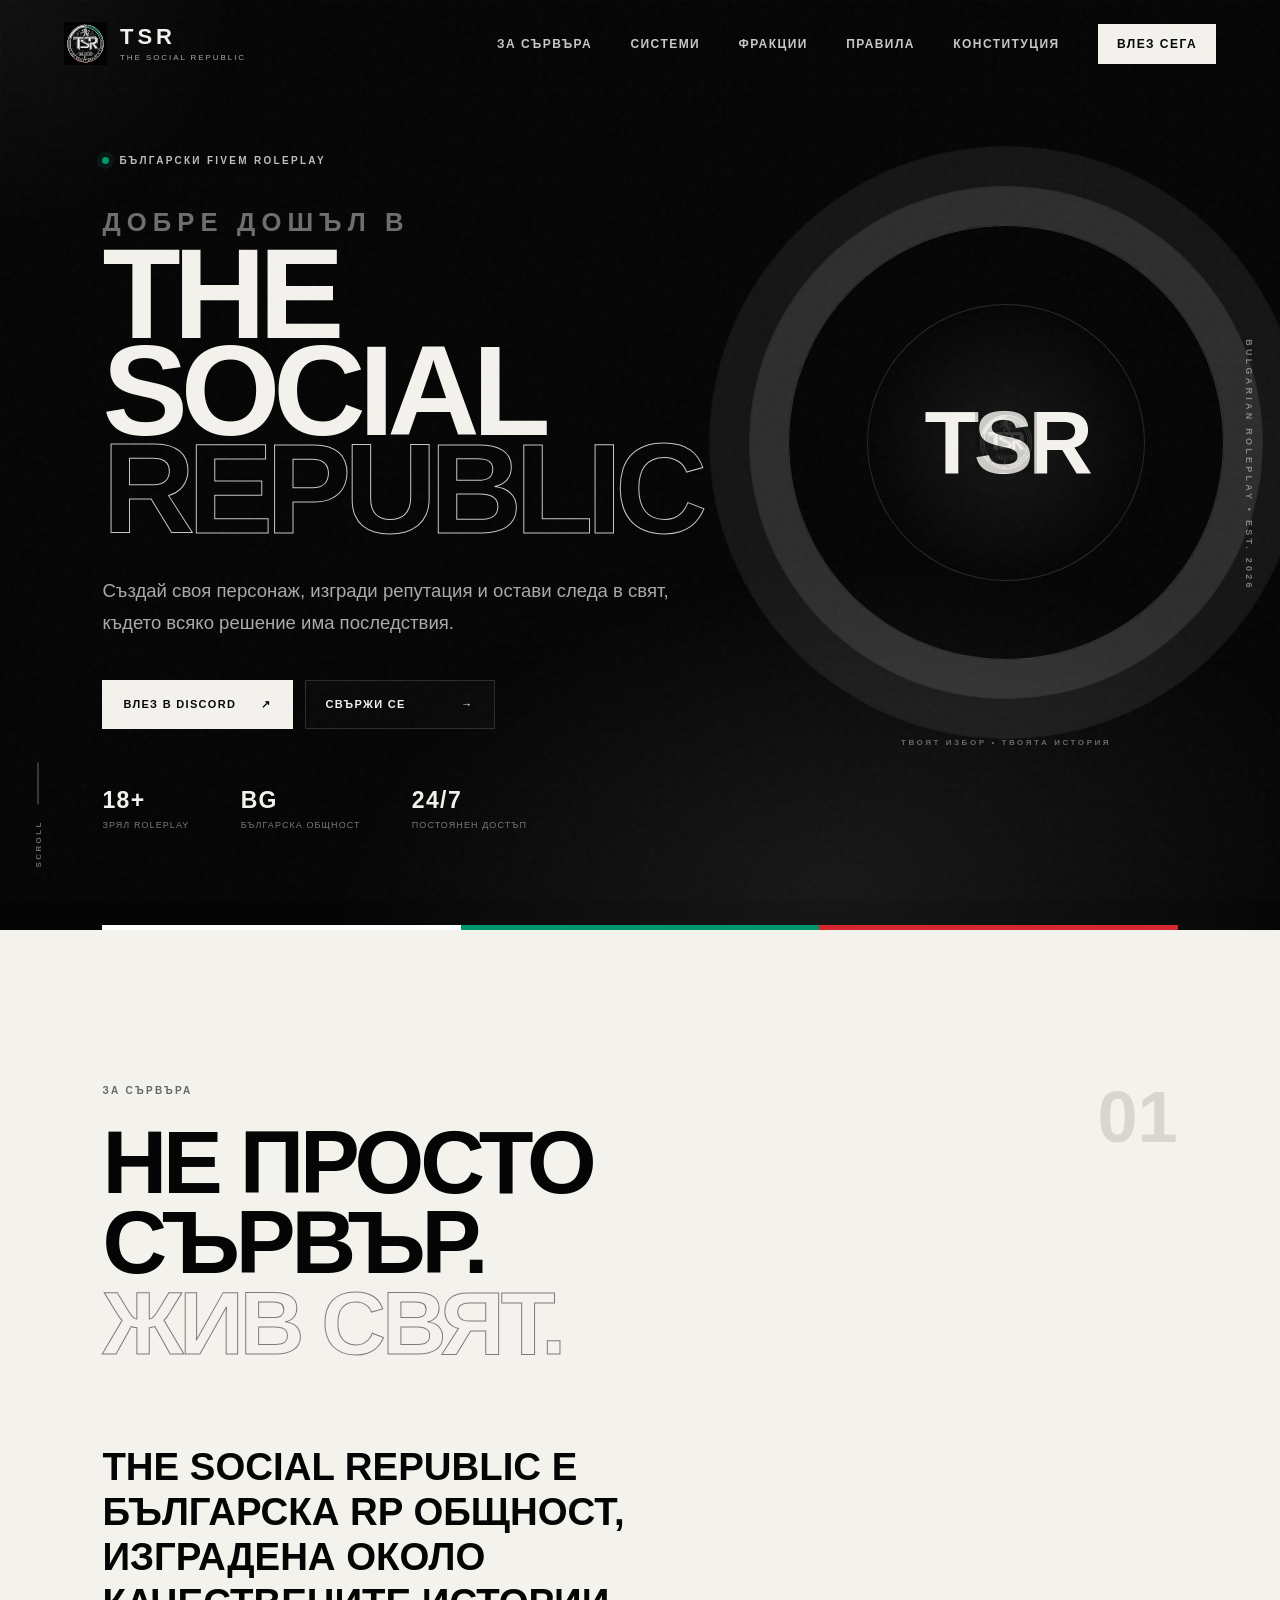
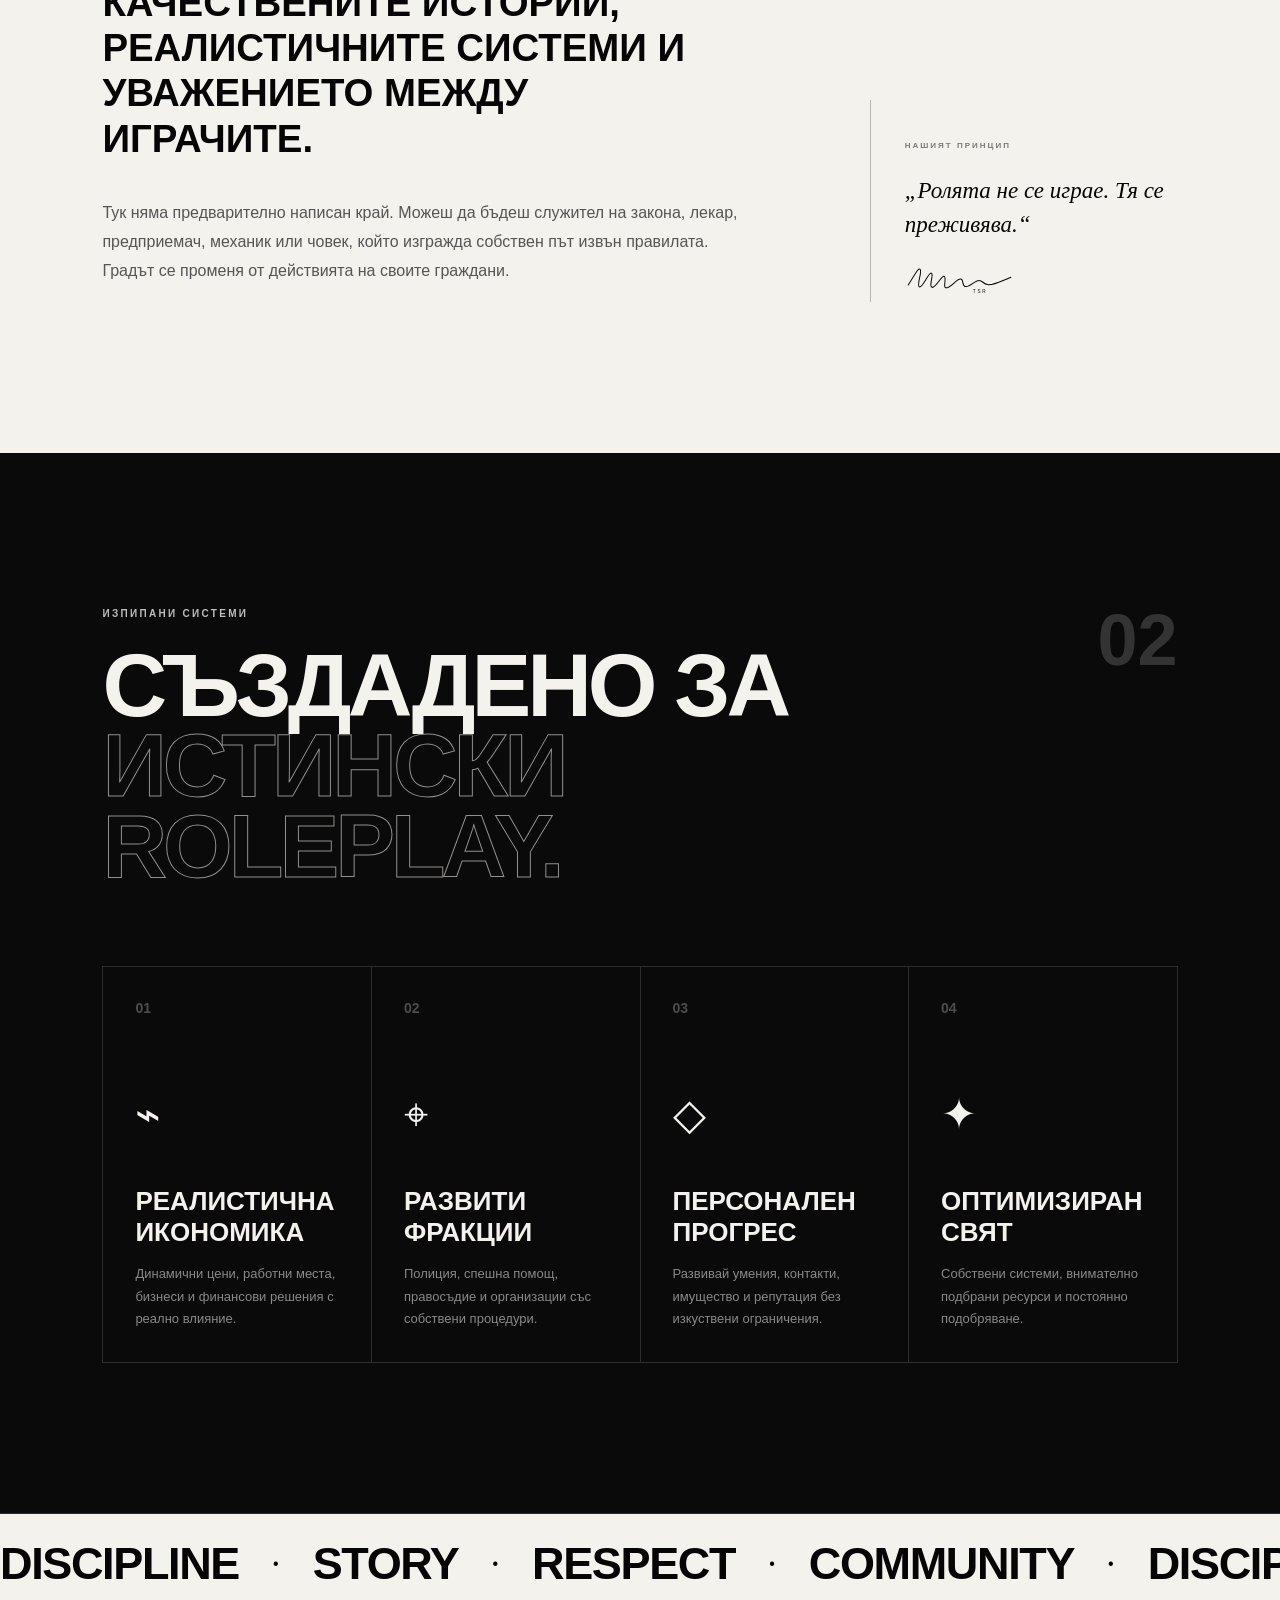
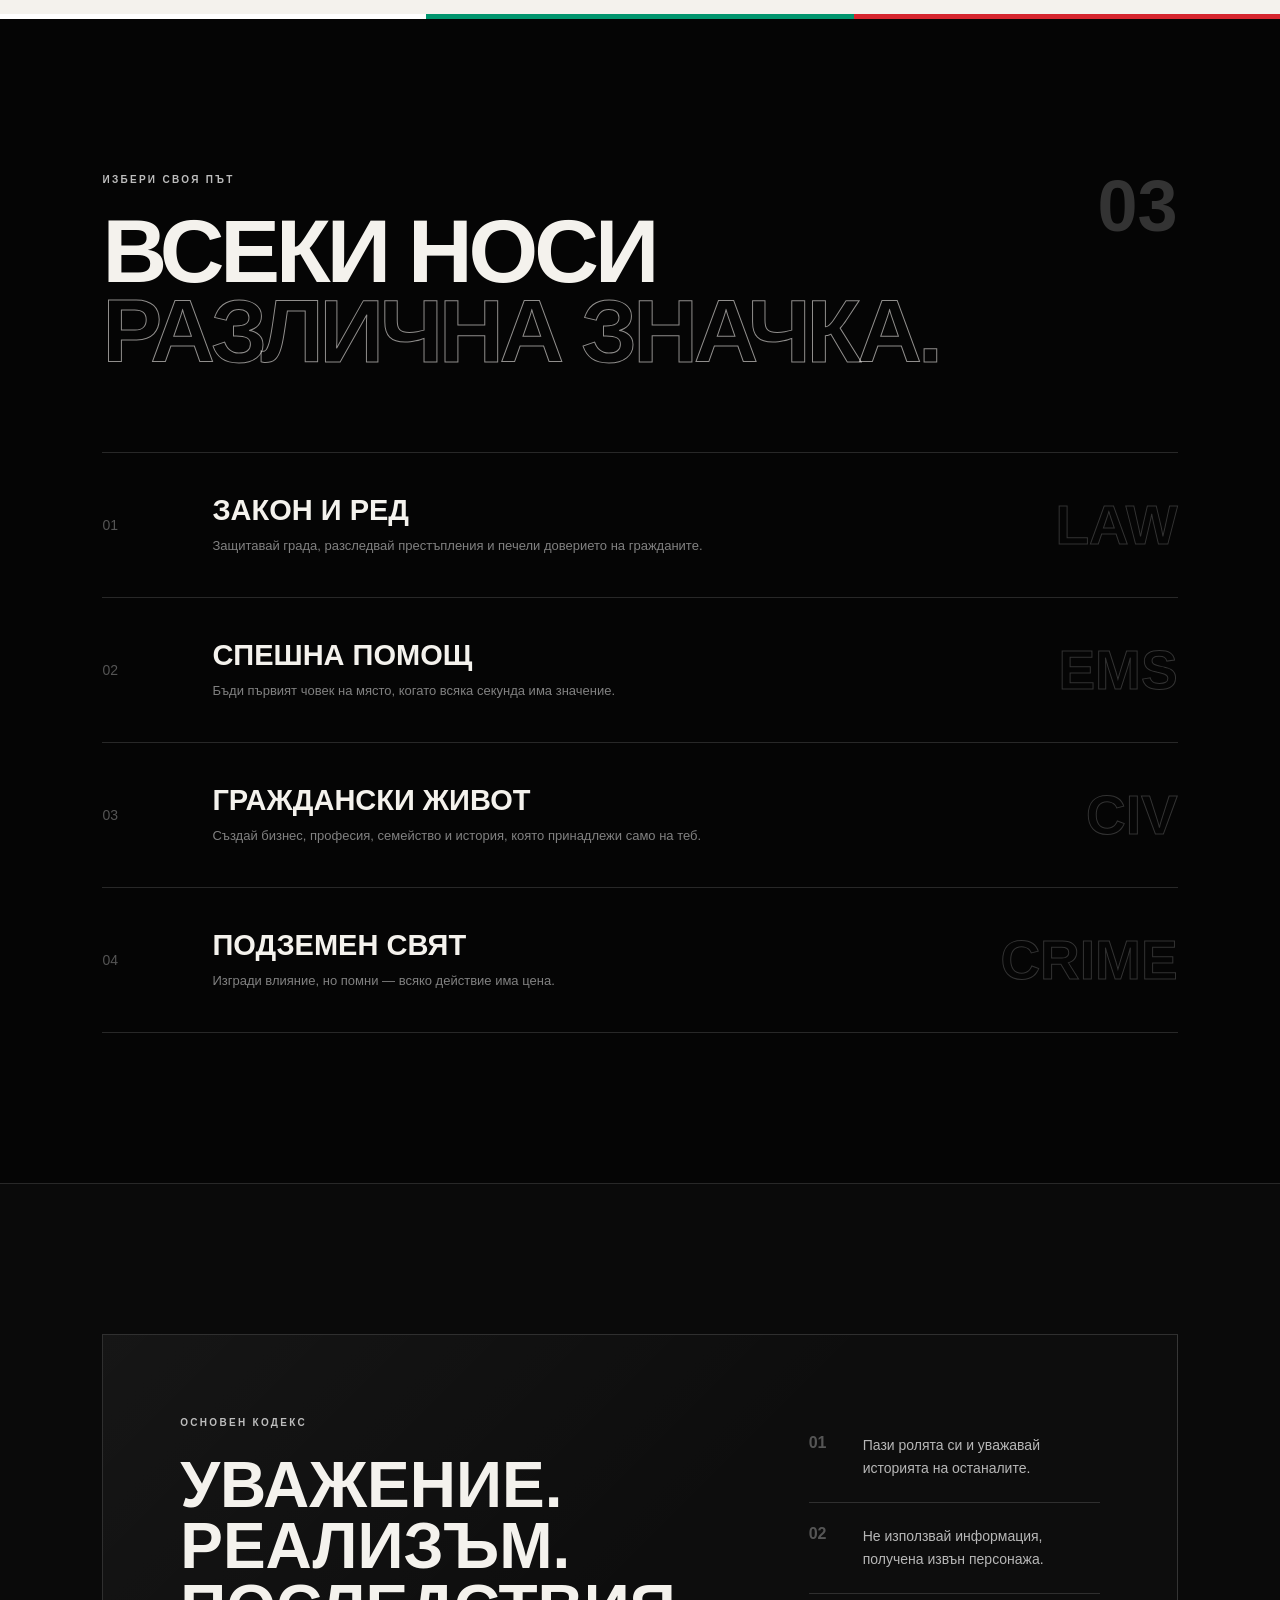
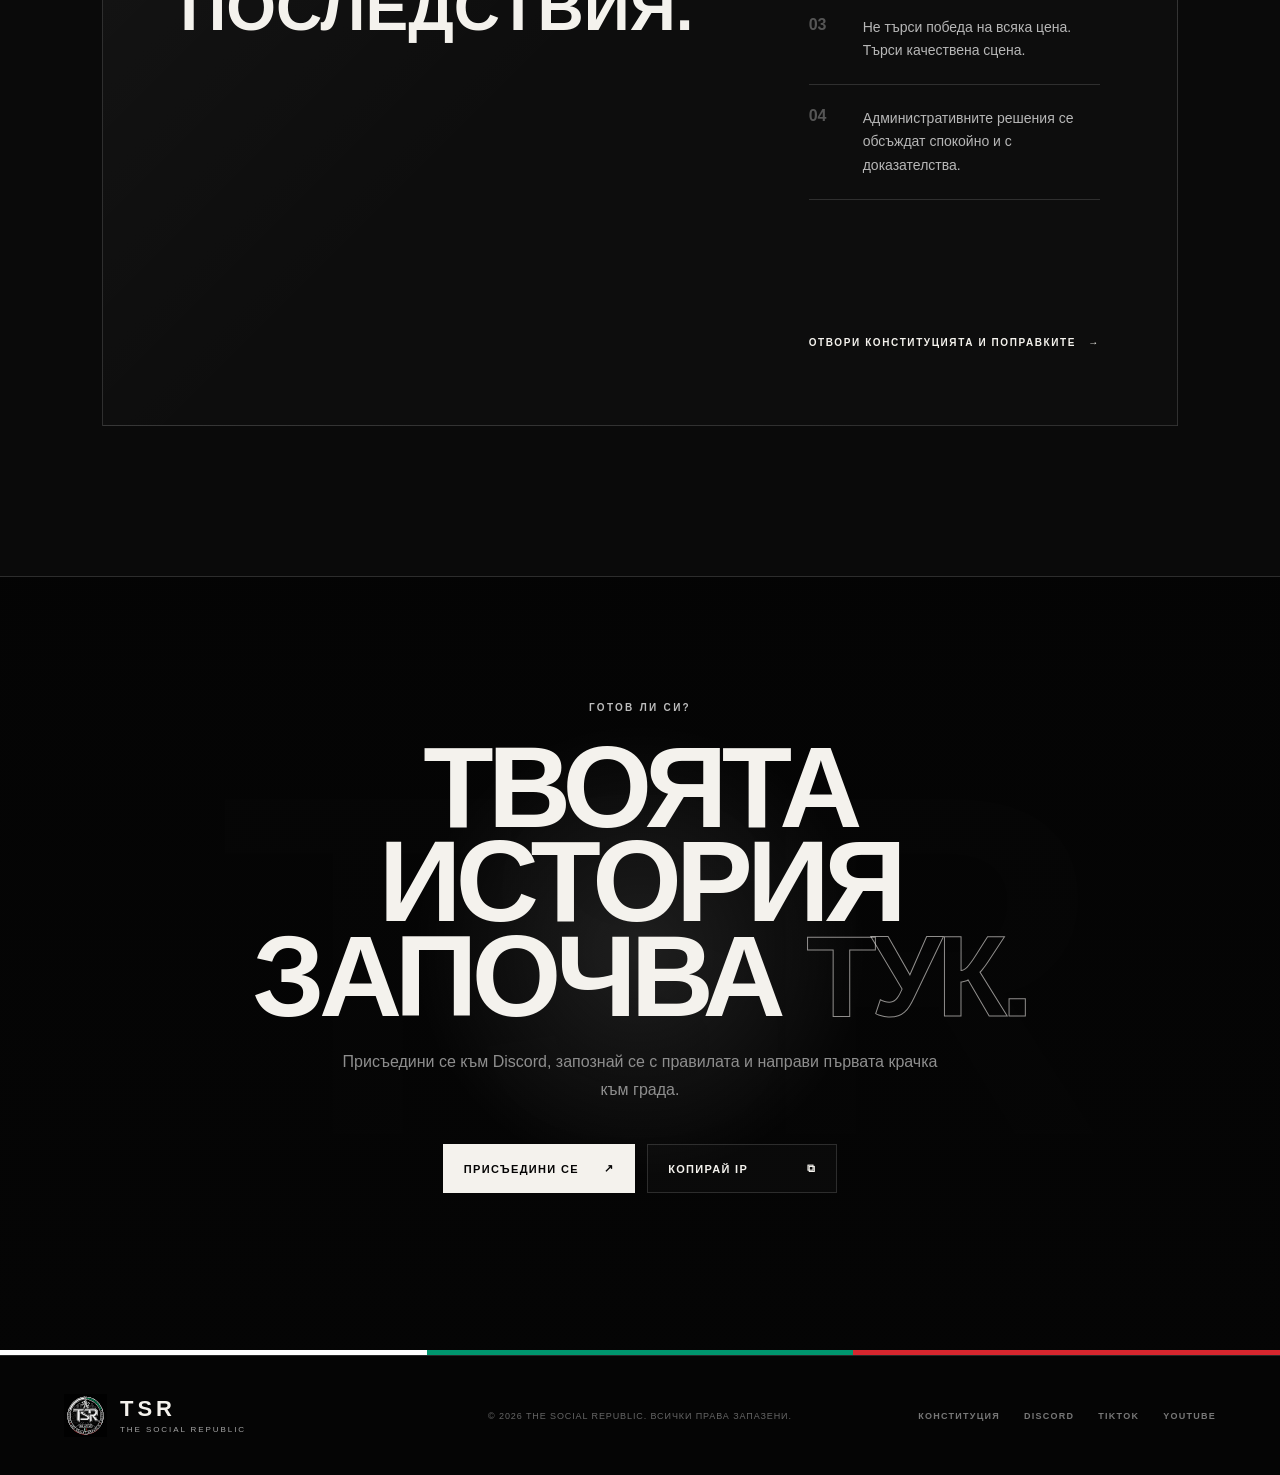
<file: index.html>
<!DOCTYPE html>
<html lang="bg">
<head>
  <meta charset="UTF-8" />
  <meta name="viewport" content="width=device-width, initial-scale=1.0" />
  <meta name="description" content="The Social Republic — български FiveM Roleplay сървър с реалистичен RP и активна общност." />
  <meta name="theme-color" content="#050505" />
  <meta property="og:title" content="TSR — The Social Republic Roleplay" />
  <meta property="og:description" content="Твоят избор. Твоята история. Твоята република." />
  <meta property="og:type" content="website" />
  <title>TSR | The Social Republic Roleplay</title>
  <link rel="icon" href="tsr-mark.svg" type="image/svg+xml" />
  <link rel="stylesheet" href="style.css" />
</head>
<body>
  <div class="noise" aria-hidden="true"></div>
  <div class="spotlight" aria-hidden="true"></div>

  <header class="site-header">
    <a class="brand" href="#home" aria-label="TSR начална страница">
      <img src="tsr-mark.svg" alt="" />
      <span>
        <strong>TSR</strong>
        <small>THE SOCIAL REPUBLIC</small>
      </span>
    </a>

    <button class="menu-button" type="button" aria-label="Отвори менюто" aria-expanded="false">
      <span></span>
      <span></span>
    </button>

    <nav class="navigation" aria-label="Основна навигация">
      <a href="#about">За сървъра</a>
      <a href="#systems">Системи</a>
      <a href="#factions">Фракции</a>
      <a href="#rules">Правила</a>
      <a href="constitution.html">Конституция</a>
      <a class="nav-button" href="#join">Влез сега</a>
    </nav>
  </header>

  <main>
    <section class="hero" id="home">
      <div class="hero-grid" aria-hidden="true"></div>
      <div class="vertical-copy" aria-hidden="true">BULGARIAN ROLEPLAY • EST. 2026</div>

      <div class="hero-content reveal">
        <div class="eyebrow">
          <span class="live-dot"></span>
          Български FiveM Roleplay
        </div>

        <p class="hero-kicker">ДОБРЕ ДОШЪЛ В</p>
        <h1>
          THE SOCIAL
          <span>REPUBLIC</span>
        </h1>

        <p class="hero-description">
          Създай своя персонаж, изгради репутация и остави следа в свят,
          където всяко решение има последствия.
        </p>

        <div class="hero-actions">
          <!-- СМЕНИ DISCORD ЛИНКА -->
          <a class="button button-primary" href="https://discord.gg/CHANGE-ME" target="_blank" rel="noopener">
            Влез в Discord
            <span>↗</span>
          </a>

          <!-- СМЕНИ IP АДРЕСА -->
          <a class="button button-secondary" href="fivem://connect/CHANGE-ME">
            Свържи се
            <span>→</span>
          </a>
        </div>

        <div class="hero-meta">
          <div>
            <strong>18+</strong>
            <span>Зрял Roleplay</span>
          </div>
          <div>
            <strong>BG</strong>
            <span>Българска общност</span>
          </div>
          <div>
            <strong>24/7</strong>
            <span>Постоянен достъп</span>
          </div>
        </div>
      </div>

      <div class="hero-emblem reveal" aria-hidden="true">
        <div class="emblem-rings">
          <div class="emblem-core">
            <img src="tsr-mark.svg" alt="" />
            <span>TSR</span>
          </div>
        </div>
        <p>ТВОЯТ ИЗБОР • ТВОЯТА ИСТОРИЯ</p>
      </div>

      <div class="tricolor" aria-label="Български трибагреник">
        <span></span><span></span><span></span>
      </div>

      <a class="scroll-hint" href="#about" aria-label="Продължи надолу">
        <span>SCROLL</span>
        <i></i>
      </a>
    </section>

    <section class="section intro" id="about">
      <div class="section-number">01</div>
      <div class="section-heading reveal">
        <span class="label">ЗА СЪРВЪРА</span>
        <h2>Не просто сървър.<br><em>Жив свят.</em></h2>
      </div>

      <div class="intro-grid">
        <div class="intro-copy reveal">
          <p class="large-text">
            The Social Republic е българска RP общност, изградена около
            качествените истории, реалистичните системи и уважението между играчите.
          </p>
          <p>
            Тук няма предварително написан край. Можеш да бъдеш служител на закона,
            лекар, предприемач, механик или човек, който изгражда собствен път
            извън правилата. Градът се променя от действията на своите граждани.
          </p>
        </div>

        <div class="manifesto reveal">
          <span>НАШИЯТ ПРИНЦИП</span>
          <blockquote>„Ролята не се играе. Тя се преживява.“</blockquote>
          <img src="signature.svg" alt="TSR" />
        </div>
      </div>
    </section>

    <section class="section systems" id="systems">
      <div class="section-number">02</div>
      <div class="section-heading reveal">
        <span class="label">ИЗПИПАНИ СИСТЕМИ</span>
        <h2>Създадено за<br><em>истински Roleplay.</em></h2>
      </div>

      <div class="feature-grid">
        <article class="feature-card reveal">
          <span class="feature-index">01</span>
          <div class="feature-icon">⌁</div>
          <h3>Реалистична икономика</h3>
          <p>Динамични цени, работни места, бизнеси и финансови решения с реално влияние.</p>
        </article>

        <article class="feature-card reveal">
          <span class="feature-index">02</span>
          <div class="feature-icon">⌖</div>
          <h3>Развити фракции</h3>
          <p>Полиция, спешна помощ, правосъдие и организации със собствени процедури.</p>
        </article>

        <article class="feature-card reveal">
          <span class="feature-index">03</span>
          <div class="feature-icon">◇</div>
          <h3>Персонален прогрес</h3>
          <p>Развивай умения, контакти, имущество и репутация без изкуствени ограничения.</p>
        </article>

        <article class="feature-card reveal">
          <span class="feature-index">04</span>
          <div class="feature-icon">✦</div>
          <h3>Оптимизиран свят</h3>
          <p>Собствени системи, внимателно подбрани ресурси и постоянно подобряване.</p>
        </article>
      </div>
    </section>

    <section class="statement">
      <div class="statement-track" aria-hidden="true">
        <span>DISCIPLINE</span><i>•</i>
        <span>STORY</span><i>•</i>
        <span>RESPECT</span><i>•</i>
        <span>COMMUNITY</span><i>•</i>
        <span>DISCIPLINE</span><i>•</i>
        <span>STORY</span><i>•</i>
      </div>
    </section>

    <section class="section factions" id="factions">
      <div class="section-number">03</div>
      <div class="section-heading reveal">
        <span class="label">ИЗБЕРИ СВОЯ ПЪТ</span>
        <h2>Всеки носи<br><em>различна значка.</em></h2>
      </div>

      <div class="faction-list">
        <article class="faction reveal">
          <span>01</span>
          <div>
            <h3>Закон и ред</h3>
            <p>Защитавай града, разследвай престъпления и печели доверието на гражданите.</p>
          </div>
          <b>LAW</b>
        </article>

        <article class="faction reveal">
          <span>02</span>
          <div>
            <h3>Спешна помощ</h3>
            <p>Бъди първият човек на място, когато всяка секунда има значение.</p>
          </div>
          <b>EMS</b>
        </article>

        <article class="faction reveal">
          <span>03</span>
          <div>
            <h3>Граждански живот</h3>
            <p>Създай бизнес, професия, семейство и история, която принадлежи само на теб.</p>
          </div>
          <b>CIV</b>
        </article>

        <article class="faction reveal">
          <span>04</span>
          <div>
            <h3>Подземен свят</h3>
            <p>Изгради влияние, но помни — всяко действие има цена.</p>
          </div>
          <b>CRIME</b>
        </article>
      </div>
    </section>

    <section class="section rules" id="rules">
      <div class="rules-panel reveal">
        <div>
          <span class="label">ОСНОВЕН КОДЕКС</span>
          <h2>Уважение.<br>Реализъм.<br>Последствия.</h2>
        </div>

        <ol>
          <li><span>01</span><p>Пази ролята си и уважавай историята на останалите.</p></li>
          <li><span>02</span><p>Не използвай информация, получена извън персонажа.</p></li>
          <li><span>03</span><p>Не търси победа на всяка цена. Търси качествена сцена.</p></li>
          <li><span>04</span><p>Административните решения се обсъждат спокойно и с доказателства.</p></li>
        </ol>

        <a href="constitution.html">
          Отвори Конституцията и поправките <span>→</span>
        </a>
      </div>
    </section>

    <section class="join" id="join">
      <div class="join-mark" aria-hidden="true">TSR</div>
      <div class="join-content reveal">
        <span class="label">ГОТОВ ЛИ СИ?</span>
        <h2>Твоята история<br>започва <em>тук.</em></h2>
        <p>Присъедини се към Discord, запознай се с правилата и направи първата крачка към града.</p>

        <div class="hero-actions">
          <!-- СМЕНИ DISCORD ЛИНКА -->
          <a class="button button-primary" href="https://discord.gg/CHANGE-ME" target="_blank" rel="noopener">
            Присъедини се
            <span>↗</span>
          </a>
          <button class="button button-secondary copy-ip" type="button" data-ip="CHANGE-ME">
            Копирай IP
            <span>⧉</span>
          </button>
        </div>

        <p class="copy-status" role="status" aria-live="polite"></p>
      </div>

      <div class="tricolor join-tricolor" aria-hidden="true">
        <span></span><span></span><span></span>
      </div>
    </section>
  </main>

  <footer>
    <a class="brand footer-brand" href="#home">
      <img src="tsr-mark.svg" alt="" />
      <span>
        <strong>TSR</strong>
        <small>THE SOCIAL REPUBLIC</small>
      </span>
    </a>

    <p>© <span id="year"></span> The Social Republic. Всички права запазени.</p>

    <div class="footer-links">
      <!-- СМЕНИ СОЦИАЛНИТЕ ЛИНКОВЕ -->
      <a href="constitution.html">Конституция</a>
      <a href="https://discord.gg/CHANGE-ME" target="_blank" rel="noopener">Discord</a>
      <a href="#" aria-label="TikTok">TikTok</a>
      <a href="#" aria-label="YouTube">YouTube</a>
    </div>
  </footer>

  <script src="script.js"></script>
</body>
</html>
</file>
<file: style.css>
/* =========================================================
   TSR — BG NOIR
   Черно-бял FiveM RP сайт с български акценти
   ========================================================= */

:root {
  --black: #050505;
  --black-soft: #0b0b0b;
  --panel: #101010;
  --white: #f4f2ed;
  --gray: #a5a5a5;
  --line: rgba(255, 255, 255, 0.14);
  --green: #00966e;
  --red: #d6262e;
  --display: "Arial Narrow", "Roboto Condensed", Impact, sans-serif;
  --body: Inter, Arial, Helvetica, sans-serif;
}

* {
  box-sizing: border-box;
}

html {
  scroll-behavior: smooth;
}

body {
  margin: 0;
  color: var(--white);
  background: var(--black);
  font-family: var(--body);
  overflow-x: hidden;
}

body.menu-open {
  overflow: hidden;
}

a {
  color: inherit;
  text-decoration: none;
}

button {
  font: inherit;
}

img {
  max-width: 100%;
}

::selection {
  color: var(--black);
  background: var(--white);
}

.noise {
  position: fixed;
  inset: 0;
  z-index: 100;
  opacity: 0.035;
  pointer-events: none;
  background-image: url("data:image/svg+xml,%3Csvg viewBox='0 0 180 180' xmlns='http://www.w3.org/2000/svg'%3E%3Cfilter id='n'%3E%3CfeTurbulence type='fractalNoise' baseFrequency='.9' numOctaves='4' stitchTiles='stitch'/%3E%3C/filter%3E%3Crect width='100%25' height='100%25' filter='url(%23n)' opacity='.8'/%3E%3C/svg%3E");
}

.spotlight {
  position: fixed;
  z-index: -1;
  width: 520px;
  height: 520px;
  transform: translate(-50%, -50%);
  border-radius: 50%;
  pointer-events: none;
  opacity: 0.12;
  background: radial-gradient(circle, rgba(255,255,255,.4), transparent 68%);
  transition: opacity .3s ease;
}

.site-header {
  position: fixed;
  inset: 0 0 auto 0;
  z-index: 50;
  height: 88px;
  display: flex;
  align-items: center;
  justify-content: space-between;
  padding: 0 clamp(24px, 5vw, 80px);
  border-bottom: 1px solid transparent;
  transition: background .3s ease, border-color .3s ease;
}

.site-header.scrolled {
  background: rgba(5, 5, 5, .9);
  border-color: var(--line);
  backdrop-filter: blur(18px);
}

.brand {
  display: flex;
  align-items: center;
  gap: 13px;
}

.brand img {
  width: 43px;
  height: 43px;
}

.brand span {
  display: grid;
}

.brand strong {
  font-family: var(--display);
  font-size: 22px;
  letter-spacing: .18em;
  line-height: 1;
}

.brand small {
  margin-top: 5px;
  color: var(--gray);
  font-size: 8px;
  letter-spacing: .24em;
}

.navigation {
  display: flex;
  align-items: center;
  gap: clamp(22px, 3vw, 46px);
}

.navigation a {
  position: relative;
  color: #c8c8c8;
  font-size: 12px;
  font-weight: 700;
  letter-spacing: .12em;
  text-transform: uppercase;
}

.navigation a:not(.nav-button)::after {
  content: "";
  position: absolute;
  left: 0;
  right: 100%;
  bottom: -8px;
  height: 1px;
  background: var(--white);
  transition: right .25s ease;
}

.navigation a:hover::after {
  right: 0;
}

.navigation .nav-button {
  padding: 13px 19px;
  color: var(--black);
  background: var(--white);
}

.menu-button {
  display: none;
  width: 44px;
  height: 44px;
  border: 1px solid var(--line);
  background: transparent;
}

.menu-button span {
  display: block;
  width: 18px;
  height: 1px;
  margin: 5px auto;
  background: var(--white);
}

.hero {
  position: relative;
  min-height: 100vh;
  display: grid;
  grid-template-columns: minmax(0, 1.2fr) minmax(300px, .8fr);
  align-items: center;
  gap: 8vw;
  padding: 150px clamp(24px, 8vw, 140px) 100px;
  isolation: isolate;
  overflow: hidden;
}

.hero::after {
  content: "";
  position: absolute;
  inset: auto -10vw -35vh 20vw;
  z-index: -2;
  height: 80vh;
  background: radial-gradient(ellipse, rgba(255,255,255,.08), transparent 65%);
  transform: rotate(-8deg);
}

.hero-grid {
  position: absolute;
  inset: 0;
  z-index: -3;
  opacity: .19;
  background-image:
    linear-gradient(rgba(255,255,255,.08) 1px, transparent 1px),
    linear-gradient(90deg, rgba(255,255,255,.08) 1px, transparent 1px);
  background-size: 90px 90px;
  mask-image: linear-gradient(to bottom, black, transparent 88%);
}

.vertical-copy {
  position: absolute;
  top: 50%;
  right: 26px;
  color: #6f6f6f;
  font-size: 9px;
  font-weight: 700;
  letter-spacing: .36em;
  writing-mode: vertical-rl;
  transform: translateY(-50%);
}

.eyebrow,
.label {
  display: inline-flex;
  align-items: center;
  gap: 10px;
  color: #bdbdbd;
  font-size: 10px;
  font-weight: 800;
  letter-spacing: .23em;
  text-transform: uppercase;
}

.live-dot {
  width: 7px;
  height: 7px;
  border-radius: 50%;
  background: var(--green);
  box-shadow: 0 0 0 5px rgba(0, 150, 110, .12);
  animation: pulse 2s infinite;
}

.hero-kicker {
  margin: 40px 0 8px;
  color: #6e6e6e;
  font-family: var(--display);
  font-size: clamp(18px, 2vw, 27px);
  font-weight: 700;
  letter-spacing: .24em;
}

.hero h1 {
  max-width: 900px;
  margin: 0;
  font-family: var(--display);
  font-size: clamp(74px, 10vw, 158px);
  font-stretch: condensed;
  font-weight: 900;
  letter-spacing: -.055em;
  line-height: .76;
  text-transform: uppercase;
}

.hero h1 span {
  display: block;
  color: transparent;
  -webkit-text-stroke: 1px rgba(244, 242, 237, .82);
}

.hero-description {
  max-width: 640px;
  margin: 38px 0 0;
  color: #aaa;
  font-size: clamp(15px, 1.45vw, 19px);
  line-height: 1.75;
}

.hero-actions {
  display: flex;
  flex-wrap: wrap;
  gap: 12px;
  margin-top: 40px;
}

.button {
  min-width: 190px;
  display: inline-flex;
  align-items: center;
  justify-content: space-between;
  gap: 25px;
  padding: 17px 20px;
  border: 1px solid var(--line);
  cursor: pointer;
  font-size: 11px;
  font-weight: 800;
  letter-spacing: .12em;
  text-transform: uppercase;
  transition: transform .2s ease, background .2s ease, color .2s ease, border-color .2s ease;
}

.button:hover {
  transform: translateY(-3px);
}

.button-primary {
  color: var(--black);
  background: var(--white);
  border-color: var(--white);
}

.button-primary:hover {
  color: var(--white);
  background: var(--green);
  border-color: var(--green);
}

.button-secondary {
  color: var(--white);
  background: rgba(255,255,255,.02);
}

.button-secondary:hover {
  background: rgba(255,255,255,.08);
  border-color: rgba(255,255,255,.45);
}

.hero-meta {
  display: flex;
  gap: clamp(25px, 4vw, 60px);
  margin-top: 58px;
}

.hero-meta div {
  display: grid;
  gap: 6px;
}

.hero-meta strong {
  font-family: var(--display);
  font-size: 23px;
  letter-spacing: .06em;
}

.hero-meta span {
  color: #777;
  font-size: 9px;
  letter-spacing: .12em;
  text-transform: uppercase;
}

.hero-emblem {
  display: grid;
  place-items: center;
}

.emblem-rings {
  width: min(34vw, 440px);
  aspect-ratio: 1;
  display: grid;
  place-items: center;
  border: 1px solid rgba(255,255,255,.18);
  border-radius: 50%;
  box-shadow:
    0 0 0 38px rgba(255,255,255,.025),
    0 0 0 39px rgba(255,255,255,.08),
    0 0 0 78px rgba(255,255,255,.015),
    0 0 0 79px rgba(255,255,255,.05);
  animation: float 7s ease-in-out infinite;
}

.emblem-core {
  width: 64%;
  aspect-ratio: 1;
  display: grid;
  place-items: center;
  border: 1px solid var(--line);
  border-radius: 50%;
  background: radial-gradient(circle, #181818, #050505 72%);
}

.emblem-core img {
  position: absolute;
  width: 16%;
  opacity: .16;
}

.emblem-core span {
  font-family: var(--display);
  font-size: clamp(58px, 7vw, 112px);
  font-weight: 900;
  letter-spacing: -.06em;
}

.hero-emblem p {
  margin-top: 78px;
  color: #686868;
  font-size: 8px;
  font-weight: 700;
  letter-spacing: .32em;
}

.tricolor {
  position: absolute;
  left: clamp(24px, 8vw, 140px);
  right: clamp(24px, 8vw, 140px);
  bottom: 0;
  height: 5px;
  display: grid;
  grid-template-columns: repeat(3, 1fr);
}

.tricolor span:nth-child(1) { background: #fff; }
.tricolor span:nth-child(2) { background: var(--green); }
.tricolor span:nth-child(3) { background: var(--red); }

.scroll-hint {
  position: absolute;
  left: 38px;
  bottom: 58px;
  display: flex;
  align-items: center;
  gap: 16px;
  transform: rotate(-90deg);
  transform-origin: left center;
}

.scroll-hint span {
  color: #6a6a6a;
  font-size: 8px;
  font-weight: 700;
  letter-spacing: .3em;
}

.scroll-hint i {
  width: 42px;
  height: 1px;
  display: block;
  background: #6a6a6a;
}

.section {
  position: relative;
  padding: 150px clamp(24px, 8vw, 140px);
  border-bottom: 1px solid var(--line);
}

.section-number {
  position: absolute;
  top: 151px;
  right: clamp(24px, 8vw, 140px);
  color: #333;
  font-family: var(--display);
  font-size: 72px;
  font-weight: 900;
  line-height: 1;
}

.section-heading h2 {
  max-width: 850px;
  margin: 24px 0 80px;
  font-family: var(--display);
  font-size: clamp(50px, 7vw, 104px);
  font-weight: 900;
  letter-spacing: -.045em;
  line-height: .9;
  text-transform: uppercase;
}

.section-heading h2 em,
.join h2 em {
  color: transparent;
  font-style: normal;
  -webkit-text-stroke: 1px rgba(244, 242, 237, .58);
}

.intro {
  background: var(--white);
  color: var(--black);
}

.intro .section-number {
  color: #d8d6d0;
}

.intro .label {
  color: #666;
}

.intro .section-heading h2 em {
  -webkit-text-stroke-color: rgba(5,5,5,.5);
}

.intro-grid {
  display: grid;
  grid-template-columns: 1.35fr .65fr;
  gap: clamp(50px, 10vw, 160px);
}

.intro-copy {
  max-width: 820px;
}

.intro-copy p {
  color: #555;
  font-size: 16px;
  line-height: 1.8;
}

.intro-copy .large-text {
  margin-top: 0;
  color: var(--black);
  font-family: var(--display);
  font-size: clamp(25px, 3vw, 43px);
  font-weight: 700;
  line-height: 1.18;
  text-transform: uppercase;
}

.manifesto {
  align-self: end;
  padding: 34px 0 0 34px;
  border-left: 1px solid #b8b5ad;
}

.manifesto > span {
  color: #7a7a7a;
  font-size: 8px;
  font-weight: 800;
  letter-spacing: .25em;
}

.manifesto blockquote {
  margin: 22px 0 20px;
  font-family: Georgia, serif;
  font-size: 23px;
  font-style: italic;
  line-height: 1.45;
}

.manifesto img {
  width: 110px;
}

.systems {
  background:
    linear-gradient(rgba(255,255,255,.018), rgba(255,255,255,.018)),
    var(--black);
}

.feature-grid {
  display: grid;
  grid-template-columns: repeat(4, 1fr);
  border-top: 1px solid var(--line);
  border-left: 1px solid var(--line);
}

.feature-card {
  position: relative;
  min-height: 360px;
  padding: 32px;
  border-right: 1px solid var(--line);
  border-bottom: 1px solid var(--line);
  overflow: hidden;
  transition: background .25s ease, transform .25s ease;
}

.feature-card::after {
  content: "";
  position: absolute;
  inset: auto 0 0;
  height: 4px;
  transform: scaleX(0);
  transform-origin: left;
  background: linear-gradient(90deg, #fff 0 33.33%, var(--green) 33.33% 66.66%, var(--red) 66.66%);
  transition: transform .35s ease;
}

.feature-card:hover {
  z-index: 2;
  background: #161616;
  transform: translateY(-8px);
}

.feature-card:hover::after {
  transform: scaleX(1);
}

.feature-index {
  color: #4d4d4d;
  font-family: var(--display);
  font-size: 14px;
  font-weight: 700;
}

.feature-icon {
  margin: 76px 0 50px;
  font-size: 43px;
  line-height: 1;
}

.feature-card h3 {
  margin: 0 0 15px;
  font-family: var(--display);
  font-size: 26px;
  text-transform: uppercase;
}

.feature-card p {
  margin: 0;
  color: #888;
  font-size: 13px;
  line-height: 1.7;
}

.statement {
  padding: 24px 0;
  overflow: hidden;
  color: var(--black);
  background: var(--white);
  border-bottom: 5px solid;
  border-image: linear-gradient(90deg, #fff 0 33.33%, var(--green) 33.33% 66.66%, var(--red) 66.66%) 1;
}

.statement-track {
  width: max-content;
  display: flex;
  align-items: center;
  gap: 34px;
  animation: ticker 24s linear infinite;
}

.statement span {
  font-family: var(--display);
  font-size: 45px;
  font-weight: 900;
  letter-spacing: -.03em;
}

.statement i {
  font-style: normal;
}

.faction-list {
  border-top: 1px solid var(--line);
}

.faction {
  min-height: 145px;
  display: grid;
  grid-template-columns: 80px 1fr 130px;
  align-items: center;
  gap: 30px;
  border-bottom: 1px solid var(--line);
  transition: padding .25s ease, background .25s ease;
}

.faction:hover {
  padding: 0 25px;
  background: rgba(255,255,255,.035);
}

.faction > span {
  color: #555;
  font-family: var(--display);
  font-size: 14px;
}

.faction h3 {
  margin: 0 0 8px;
  font-family: var(--display);
  font-size: 29px;
  text-transform: uppercase;
}

.faction p {
  max-width: 690px;
  margin: 0;
  color: #818181;
  font-size: 13px;
  line-height: 1.65;
}

.faction b {
  justify-self: end;
  color: transparent;
  font-family: var(--display);
  font-size: 55px;
  -webkit-text-stroke: 1px #333;
}

.rules {
  background: #0a0a0a;
}

.rules-panel {
  display: grid;
  grid-template-columns: .85fr 1.15fr;
  gap: clamp(50px, 9vw, 130px);
  padding: clamp(35px, 6vw, 80px);
  border: 1px solid var(--line);
  background:
    linear-gradient(135deg, rgba(255,255,255,.035), transparent 45%),
    #0d0d0d;
}

.rules-panel h2 {
  margin: 25px 0 0;
  font-family: var(--display);
  font-size: clamp(45px, 5vw, 77px);
  line-height: .96;
  text-transform: uppercase;
}

.rules-panel ol {
  margin: 0;
  padding: 0;
  list-style: none;
}

.rules-panel li {
  display: grid;
  grid-template-columns: 54px 1fr;
  align-items: start;
  padding: 22px 0;
  border-bottom: 1px solid var(--line);
}

.rules-panel li span {
  color: #555;
  font-family: var(--display);
  font-weight: 700;
}

.rules-panel li p {
  margin: 0;
  color: #b7b7b7;
  font-size: 14px;
  line-height: 1.65;
}

.rules-panel > a {
  grid-column: 2;
  display: flex;
  justify-content: space-between;
  padding-top: 22px;
  font-size: 10px;
  font-weight: 800;
  letter-spacing: .16em;
  text-transform: uppercase;
}

.join {
  position: relative;
  min-height: 700px;
  display: grid;
  place-items: center;
  padding: 120px 24px;
  overflow: hidden;
  text-align: center;
}

.join::before {
  content: "";
  position: absolute;
  inset: 0;
  background:
    radial-gradient(circle at 50% 48%, rgba(255,255,255,.1), transparent 30%),
    linear-gradient(rgba(5,5,5,.85), rgba(5,5,5,.98));
}

.join-mark {
  position: absolute;
  z-index: -1;
  color: #0c0c0c;
  font-family: var(--display);
  font-size: min(38vw, 600px);
  font-weight: 900;
  letter-spacing: -.09em;
  line-height: 1;
}

.join-content {
  position: relative;
  z-index: 2;
  max-width: 850px;
}

.join h2 {
  margin: 25px 0;
  font-family: var(--display);
  font-size: clamp(62px, 9vw, 130px);
  font-weight: 900;
  letter-spacing: -.05em;
  line-height: .82;
  text-transform: uppercase;
}

.join-content > p {
  max-width: 620px;
  margin: 0 auto;
  color: #8e8e8e;
  line-height: 1.75;
}

.join .hero-actions {
  justify-content: center;
}

.copy-status {
  min-height: 24px;
  margin-top: 18px !important;
  color: var(--green) !important;
  font-size: 12px;
}

.join-tricolor {
  left: 0;
  right: 0;
}

footer {
  min-height: 120px;
  display: grid;
  grid-template-columns: 1fr auto 1fr;
  align-items: center;
  gap: 30px;
  padding: 30px clamp(24px, 5vw, 80px);
  border-top: 1px solid var(--line);
}

.footer-brand {
  justify-self: start;
}

footer > p {
  color: #666;
  font-size: 9px;
  letter-spacing: .1em;
  text-align: center;
  text-transform: uppercase;
}

.footer-links {
  justify-self: end;
  display: flex;
  gap: 24px;
}

.footer-links a {
  color: #777;
  font-size: 9px;
  font-weight: 700;
  letter-spacing: .14em;
  text-transform: uppercase;
}

.reveal {
  opacity: 0;
  transform: translateY(30px);
  transition: opacity .8s ease, transform .8s cubic-bezier(.2,.75,.2,1);
}

.reveal.visible {
  opacity: 1;
  transform: translateY(0);
}

@keyframes pulse {
  50% { box-shadow: 0 0 0 9px rgba(0, 150, 110, 0); }
}

@keyframes float {
  0%, 100% { transform: translateY(0) rotate(0); }
  50% { transform: translateY(-14px) rotate(2deg); }
}

@keyframes ticker {
  to { transform: translateX(-50%); }
}

@media (max-width: 1050px) {
  .navigation {
    position: fixed;
    inset: 88px 0 0;
    display: grid;
    align-content: center;
    justify-items: center;
    gap: 34px;
    background: rgba(5,5,5,.98);
    transform: translateX(100%);
    transition: transform .35s ease;
  }

  .navigation.open {
    transform: translateX(0);
  }

  .navigation a {
    font-size: 16px;
  }

  .menu-button {
    display: block;
  }

  .hero {
    grid-template-columns: 1fr;
    padding-top: 160px;
  }

  .hero-emblem {
    display: none;
  }

  .feature-grid {
    grid-template-columns: repeat(2, 1fr);
  }

  .intro-grid,
  .rules-panel {
    grid-template-columns: 1fr;
  }

  .rules-panel > a {
    grid-column: 1;
  }
}

@media (max-width: 680px) {
  .site-header {
    height: 72px;
    padding-inline: 18px;
  }

  .brand small {
    display: none;
  }

  .navigation {
    inset-top: 72px;
  }

  .hero {
    min-height: 900px;
    padding: 130px 22px 90px;
  }

  .hero h1 {
    font-size: clamp(62px, 21vw, 95px);
    line-height: .82;
  }

  .hero-kicker {
    margin-top: 32px;
  }

  .hero-description {
    line-height: 1.6;
  }

  .hero-actions {
    display: grid;
  }

  .button {
    width: 100%;
  }

  .hero-meta {
    justify-content: space-between;
    gap: 12px;
  }

  .hero-meta span {
    max-width: 75px;
  }

  .vertical-copy,
  .scroll-hint {
    display: none;
  }

  .tricolor {
    left: 22px;
    right: 22px;
  }

  .section {
    padding: 100px 22px;
  }

  .section-number {
    top: 104px;
    right: 22px;
    font-size: 43px;
  }

  .section-heading h2 {
    margin-bottom: 55px;
  }

  .intro-copy .large-text {
    font-size: 27px;
  }

  .feature-grid {
    grid-template-columns: 1fr;
  }

  .feature-card {
    min-height: 285px;
  }

  .feature-icon {
    margin: 45px 0 35px;
  }

  .faction {
    grid-template-columns: 38px 1fr;
    gap: 14px;
    padding: 28px 0;
  }

  .faction:hover {
    padding: 28px 12px;
  }

  .faction b {
    display: none;
  }

  .faction h3 {
    font-size: 24px;
  }

  .rules-panel {
    padding: 28px 22px;
  }

  .join {
    min-height: 650px;
  }

  .join h2 {
    font-size: 19vw;
  }

  footer {
    grid-template-columns: 1fr;
    justify-items: center;
    text-align: center;
  }

  .footer-brand,
  .footer-links {
    justify-self: center;
  }
}

@media (prefers-reduced-motion: reduce) {
  html { scroll-behavior: auto; }
  *,
  *::before,
  *::after {
    animation-duration: .01ms !important;
    animation-iteration-count: 1 !important;
    transition-duration: .01ms !important;
  }
  .reveal {
    opacity: 1;
    transform: none;
  }
}


/* =========================================================
   TSR LEGAL PORTAL — Constitution page
   ========================================================= */
.legal-body { background: #080808; }
.legal-header .active-link { color: var(--white); }
.legal-header .active-link::after { right: 0 !important; }
.legal-main { min-height: 100vh; }
.legal-hero { position: relative; min-height: 670px; display: grid; grid-template-columns: 1.2fr .8fr; align-items: center; gap: 7vw; padding: 155px clamp(24px,8vw,140px) 95px; overflow: hidden; isolation: isolate; border-bottom: 1px solid var(--line); }
.legal-hero::before { content:""; position:absolute; inset:0; z-index:-2; background:radial-gradient(circle at 76% 47%,rgba(255,255,255,.1),transparent 25%),linear-gradient(120deg,#050505 30%,#0d0d0d); }
.legal-hero-copy > p { color:#656565; font-size:9px; font-weight:800; letter-spacing:.26em; }
.legal-badge { display:inline-flex; align-items:center; gap:12px; margin-bottom:35px; padding:8px 10px; border:1px solid var(--line); font-size:8px; font-weight:800; letter-spacing:.16em; }
.legal-badge b { padding:5px 8px; color:#061c15; background:var(--green); }
.legal-hero h1 { margin:18px 0 42px; font-family:var(--display); font-size:clamp(60px,7.2vw,112px); line-height:.86; letter-spacing:-.05em; text-transform:uppercase; }
.legal-hero h1 span { display:block; margin-top:12px; color:transparent; font-size:.47em; line-height:1.05; letter-spacing:.025em; -webkit-text-stroke:1px rgba(244,242,237,.68); }
.legal-meta-grid { display:grid; grid-template-columns:repeat(4,1fr); max-width:760px; border-top:1px solid var(--line); border-left:1px solid var(--line); }
.legal-meta-grid div { display:grid; gap:7px; padding:18px; border-right:1px solid var(--line); border-bottom:1px solid var(--line); }
.legal-meta-grid small { color:#696969; font-size:8px; letter-spacing:.12em; text-transform:uppercase; }
.legal-meta-grid strong { font-family:var(--display); font-size:18px; letter-spacing:.05em; }
.legal-seal { display:grid; place-items:center; }
.legal-seal > div { width:min(32vw,390px); aspect-ratio:1; display:grid; place-items:center; align-content:center; border:1px solid rgba(255,255,255,.2); border-radius:50%; box-shadow:0 0 0 32px rgba(255,255,255,.025),0 0 0 33px rgba(255,255,255,.08),0 0 0 67px rgba(255,255,255,.015),0 0 0 68px rgba(255,255,255,.045); background:radial-gradient(circle,#151515,#050505 70%); }
.legal-seal img { width:76px; opacity:.42; }
.legal-seal strong { margin-top:12px; font-family:var(--display); font-size:68px; letter-spacing:-.05em; }
.legal-seal small { color:#777; font-size:8px; letter-spacing:.3em; }
.legal-hero-tricolor { left:clamp(24px,8vw,140px); right:clamp(24px,8vw,140px); }
.legal-disclaimer { padding:18px clamp(24px,8vw,140px); color:#a9a9a9; background:#101010; border-bottom:1px solid var(--line); font-size:12px; line-height:1.6; }
.legal-disclaimer strong { color:var(--white); }
.legal-shell { display:grid; grid-template-columns:315px minmax(0,1fr); align-items:start; max-width:1700px; margin:0 auto; }
.legal-sidebar { position:sticky; top:88px; height:calc(100vh - 88px); overflow:auto; border-right:1px solid var(--line); background:#090909; }
.legal-sidebar-inner { padding:38px 25px 80px; }
.sidebar-title { display:block; margin-bottom:22px; color:#666; font-size:8px; font-weight:800; letter-spacing:.22em; text-transform:uppercase; }
.legal-toc { display:grid; }
.legal-toc a { display:grid; grid-template-columns:1fr auto; gap:4px 12px; padding:13px 4px; border-bottom:1px solid rgba(255,255,255,.07); }
.legal-toc a span { grid-column:1 / -1; color:#555; font-size:7px; font-weight:700; letter-spacing:.16em; text-transform:uppercase; }
.legal-toc a strong { color:#aaa; font-family:var(--display); font-size:12px; text-transform:uppercase; }
.legal-toc a small { color:#555; font-size:9px; }
.legal-toc a:hover strong { color:var(--white); }
.legal-content { min-width:0; padding:45px clamp(22px,5vw,80px) 120px; }
.legal-toolbar { display:flex; align-items:center; justify-content:space-between; gap:20px; margin-bottom:35px; padding-bottom:20px; border-bottom:1px solid var(--line); }
.legal-tabs { display:flex; flex-wrap:wrap; gap:8px; }
.legal-tab,.print-law { border:1px solid var(--line); color:#858585; background:transparent; cursor:pointer; padding:11px 14px; font-size:9px; font-weight:800; letter-spacing:.12em; text-transform:uppercase; }
.legal-tab.active,.legal-tab:hover,.print-law:hover { color:var(--black); background:var(--white); border-color:var(--white); }
.legal-panel { display:none; }
.legal-panel.active { display:block; animation:legalFade .32s ease; }
.law-search-wrap { margin-bottom:35px; padding:23px; border:1px solid var(--line); background:#0d0d0d; }
.law-search-wrap label { display:block; margin-bottom:11px; color:#777; font-size:8px; font-weight:800; letter-spacing:.16em; text-transform:uppercase; }
.law-search-wrap > div { display:grid; grid-template-columns:1fr auto; }
.law-search-wrap input { min-width:0; padding:16px 18px; border:1px solid var(--line); border-right:0; outline:none; color:var(--white); background:#070707; font:14px var(--body); }
.law-search-wrap input:focus { border-color:#6b6b6b; }
.law-search-wrap button { padding:0 18px; border:1px solid var(--line); color:#aaa; background:#121212; cursor:pointer; font-size:9px; font-weight:800; letter-spacing:.1em; text-transform:uppercase; }
.law-search-wrap p { margin:12px 0 0; color:#626262; font-size:11px; }
.preamble { margin-bottom:30px; padding:clamp(30px,5vw,64px); color:var(--black); background:var(--white); border-bottom:5px solid; border-image:linear-gradient(90deg,#fff 0 33.33%,var(--green) 33.33% 66.66%,var(--red) 66.66%) 1; }
.preamble > span,.final-provisions > span,.panel-heading > span { color:#777; font-size:8px; font-weight:800; letter-spacing:.22em; }
.preamble h2 { margin:20px 0; font-family:Georgia,serif; font-size:clamp(28px,4vw,55px); font-weight:400; font-style:italic; }
.preamble p { max-width:950px; margin:0; color:#333; font-family:Georgia,serif; font-size:17px; line-height:1.8; }
.law-document { display:grid; gap:12px; }
.law-chapter { border:1px solid var(--line); background:#0b0b0b; }
.law-chapter[hidden],.law-article[hidden] { display:none; }
.law-chapter summary { min-height:96px; display:flex; align-items:center; justify-content:space-between; gap:25px; padding:24px 28px; cursor:pointer; list-style:none; }
.law-chapter summary::-webkit-details-marker { display:none; }
.law-chapter summary span { display:grid; gap:6px; }
.law-chapter summary small { color:#5c5c5c; font-size:8px; font-weight:800; letter-spacing:.16em; text-transform:uppercase; }
.law-chapter summary strong { font-family:var(--display); font-size:clamp(20px,2.5vw,33px); text-transform:uppercase; }
.law-chapter summary b { color:#555; font-family:var(--display); font-size:14px; }
.law-chapter[open] summary { border-bottom:1px solid var(--line); background:#101010; }
.chapter-articles { padding:0 clamp(20px,4vw,52px); }
.law-article { scroll-margin-top:115px; padding:30px 0; border-bottom:1px solid rgba(255,255,255,.09); }
.law-article:last-child { border-bottom:0; }
.article-head { display:flex; align-items:flex-start; justify-content:space-between; gap:20px; }
.law-article h4 { margin:0 0 15px; font-family:var(--display); font-size:21px; line-height:1.25; }
.law-article h4 span { color:#b6b6b6; font-size:.78em; font-weight:600; letter-spacing:.015em; }
.law-article p { max-width:1000px; margin:8px 0 0; color:#a1a1a1; font-family:Georgia,serif; font-size:15px; line-height:1.75; }
.article-link { flex:0 0 auto; width:31px; height:31px; border:1px solid var(--line); color:#555; background:transparent; cursor:pointer; }
.article-link:hover { color:var(--black); background:var(--white); }
.law-article:target { margin-inline:-18px; padding-inline:18px; background:rgba(255,255,255,.045); box-shadow:inset 3px 0 var(--green); }
.final-provisions { margin-top:28px; padding:35px; border:1px solid var(--line); background:#101010; }
.final-provisions p { color:#999; font-family:Georgia,serif; line-height:1.7; }
.final-provisions b { color:var(--white); }
.panel-heading { margin-bottom:42px; }
.panel-heading h2 { margin:17px 0; font-family:var(--display); font-size:clamp(48px,6vw,88px); line-height:.88; letter-spacing:-.04em; text-transform:uppercase; }
.panel-heading p { max-width:760px; color:#858585; line-height:1.7; }
.amendment-list { display:grid; gap:16px; }
.amendment-card { padding:clamp(25px,4vw,45px); border:1px solid var(--line); background:linear-gradient(135deg,rgba(255,255,255,.035),transparent 45%),#0d0d0d; }
.amendment-meta { display:flex; justify-content:space-between; gap:20px; color:#656565; font-size:8px; font-weight:800; letter-spacing:.14em; }
.amendment-card h3 { margin:22px 0 7px; font-family:var(--display); font-size:clamp(28px,3vw,42px); text-transform:uppercase; }
.amendment-scope { color:var(--green); font-size:10px; font-weight:700; letter-spacing:.08em; }
.amendment-card ul { padding-left:19px; color:#aaa; line-height:1.7; }
.amendment-card li { margin:8px 0; }
.amendment-status { display:inline-block; margin-top:15px; padding:9px 12px; border:1px solid rgba(0,150,110,.45); color:#63c5aa; font-size:8px; font-weight:800; letter-spacing:.12em; text-transform:uppercase; }
.institution-grid { display:grid; grid-template-columns:repeat(2,minmax(0,1fr)); gap:14px; }
.institution-card { min-height:285px; padding:30px; border:1px solid var(--line); background:#0c0c0c; }
.institution-card > span { color:#626262; font-size:8px; font-weight:800; letter-spacing:.15em; text-transform:uppercase; }
.institution-card h3 { margin:40px 0 16px; font-family:var(--display); font-size:31px; text-transform:uppercase; }
.institution-card p { color:#969696; line-height:1.7; }
.institution-card small { display:block; margin-top:25px; padding-top:18px; border-top:1px solid var(--line); color:#777; line-height:1.6; }
.institution-card small b { color:#aaa; }
.glossary-list { display:grid; gap:10px; }
.glossary-item { border:1px solid var(--line); background:#0c0c0c; }
.glossary-item summary { padding:22px 25px; cursor:pointer; font-family:var(--display); font-size:21px; text-transform:uppercase; }
.glossary-item p { margin:0; padding:0 25px 25px; color:#999; line-height:1.75; }
@keyframes legalFade { from{opacity:0;transform:translateY(8px)} to{opacity:1;transform:none} }

@media(max-width:1150px){
  .legal-hero{grid-template-columns:1fr;min-height:760px}.legal-seal{display:none}.legal-shell{grid-template-columns:1fr}.legal-sidebar{position:relative;top:0;height:auto;border-right:0;border-bottom:1px solid var(--line)}.legal-sidebar-inner{padding:25px}.legal-toc{grid-template-columns:repeat(2,minmax(0,1fr));gap:0 25px}.legal-meta-grid{grid-template-columns:repeat(2,1fr)}
}
@media(max-width:760px){
  .legal-hero{min-height:690px;padding:125px 22px 75px}.legal-hero h1{font-size:17vw}.legal-meta-grid{grid-template-columns:repeat(2,1fr)}.legal-shell{display:block}.legal-toc{grid-template-columns:1fr}.legal-content{padding:28px 18px 90px}.legal-toolbar{align-items:stretch;flex-direction:column}.legal-tabs{display:grid;grid-template-columns:repeat(2,1fr)}.legal-tab,.print-law{width:100%}.law-chapter summary{min-height:82px;padding:20px}.law-chapter summary b{display:none}.chapter-articles{padding-inline:19px}.law-article p{font-size:14px}.institution-grid{grid-template-columns:1fr}.preamble{padding:30px 24px}.preamble p{font-size:15px}.legal-disclaimer{padding-inline:22px}.legal-hero-tricolor{left:22px;right:22px}
}
@media print{
  .site-header,.legal-sidebar,.legal-toolbar,.legal-disclaimer,footer,.noise,.article-link{display:none!important}.legal-body{color:#000;background:#fff}.legal-hero{min-height:auto;padding:35px 0;border:0}.legal-hero::before,.hero-grid,.legal-seal,.tricolor{display:none}.legal-hero h1,.legal-hero-copy>p{color:#000}.legal-hero h1 span{color:#000;-webkit-text-stroke:0}.legal-meta-grid{border-color:#aaa}.legal-meta-grid div{border-color:#aaa}.legal-shell{display:block}.legal-content{padding:0}.legal-panel{display:none!important}.legal-panel[data-panel="constitution"]{display:block!important}.law-search-wrap{display:none}.preamble{border:1px solid #999}.law-chapter{break-inside:auto;border:0;background:#fff}.law-chapter summary{border-top:2px solid #000!important;border-bottom:1px solid #999!important;background:#fff!important;padding:18px 0}.law-chapter summary strong,.law-chapter summary b,.law-article h4{color:#000}.chapter-articles{padding:0}.law-article{break-inside:avoid;border-bottom:1px solid #ccc}.law-article p,.final-provisions p{color:#222}.law-chapter:not([open])>.chapter-articles{display:block}.final-provisions{border:1px solid #999;background:#fff}
}
</file>
